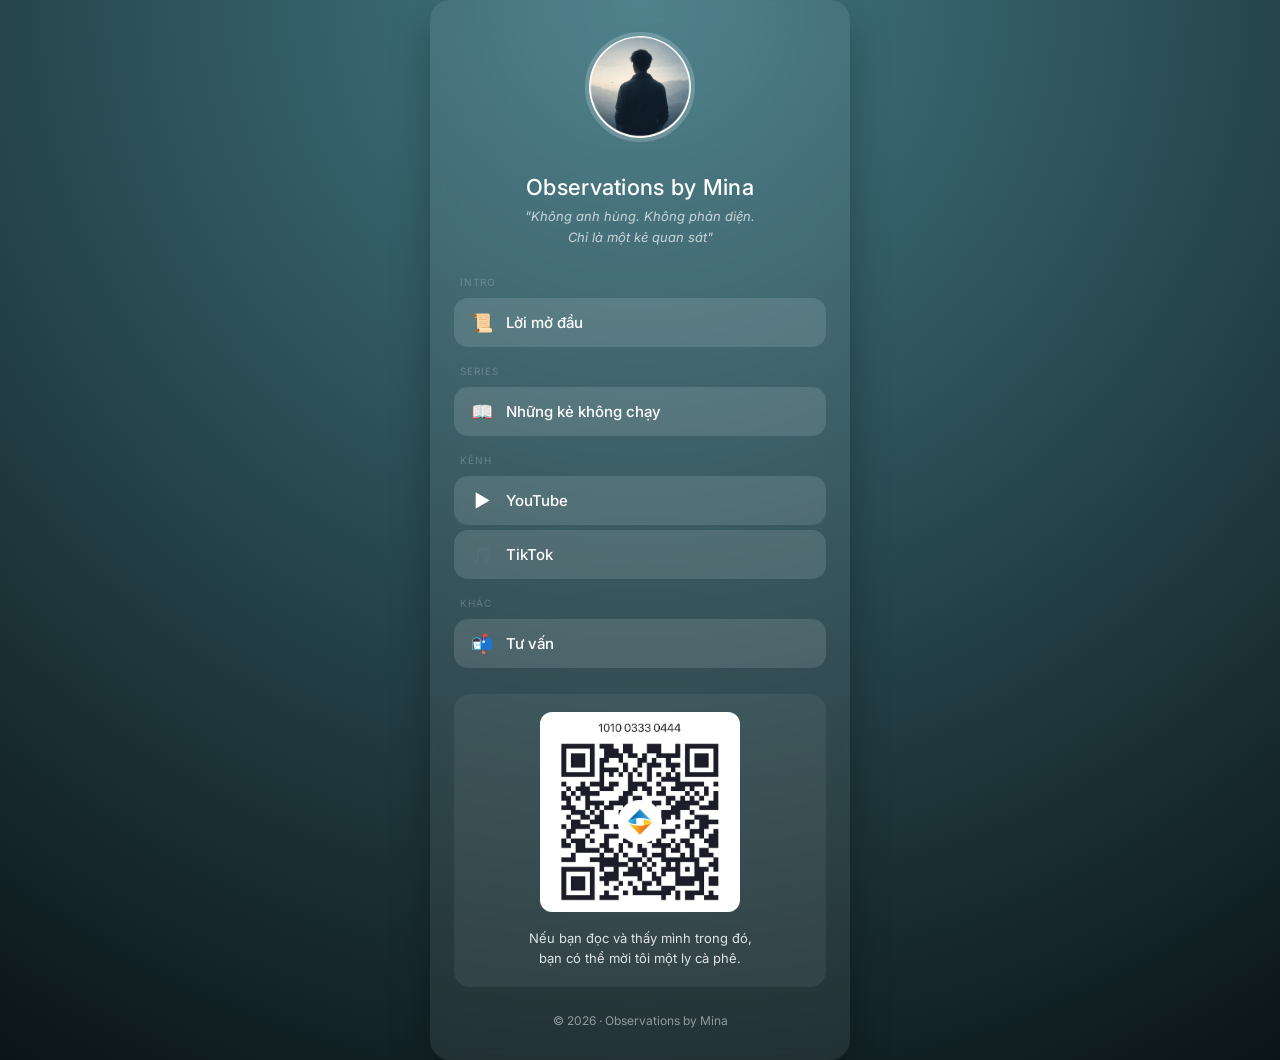
<file: index.html>
<!DOCTYPE html>
<html lang="vi">
<head>
  <meta charset="UTF-8">
  <meta name="viewport" content="width=device-width, initial-scale=1.0">
  <title>Observations by Mina</title>

  <!-- Google Font -->
  <link href="https://fonts.googleapis.com/css2?family=Inter:wght@400;500;600&display=swap&subset=vietnamese" rel="stylesheet">

  <link rel="stylesheet" href="css/style-index.css">
</head>
<body>

  <div class="card">
    <img src="assets/index/avatar.png" alt="Observations by Mina" class="avatar">

    <h1 class="title">Observations by Mina</h1>
    <div class="tagline">
      "Không anh hùng. Không phản diện. <br/>
      Chỉ là một kẻ quan sát"
    </div>

    <div class="menu">
      <!-- Intro -->
      <div class="menu-group">
        <div class="menu-group-title">Intro</div>
        <a href="intro.html">
          <span class="icon">📜</span>
          <span>Lời mở đầu</span>
        </a>
      </div>

      <!-- SERIES -->
      <div class="menu-group">
        <div class="menu-group-title">Series</div>
        <a href="books/nhungkekhongchay/chap0.html">
          <span class="icon">📖</span>
          <span>Những kẻ không chạy</span>
        </a>
      </div>

      <!-- KÊNH -->
      <div class="menu-group">
        <div class="menu-group-title">Kênh</div>
        <a href="https://www.youtube.com/@theminaobservations" target="_blank">
          <span class="icon">▶️</span>
          <span>YouTube</span>
        </a>
        <a href="https://www.tiktok.com/@theminaobservations" target="_blank">
          <span class="icon">🎵</span>
          <span>TikTok</span>
        </a>
      </div>

      <!-- KHÁC -->
      <div class="menu-group">
        <div class="menu-group-title">Khác</div>
        <a href="contact.html">
          <span class="icon">📬</span>
          <span>Tư vấn</span>
        </a>
      </div>

      <!-- Donate -->
      <!-- <div class="menu-group">
        <div class="menu-group-title">Donate</div>
        <a href="contact.html">
          <span class="icon">📬</span>
          <span>Tư vấn</span>
        </a>
      </div> -->

    </div>

    <div class="donate">
      <img src="assets/index/qr-donate.png" alt="QR Donate" class="qr">
      <p>
        Nếu bạn đọc và thấy mình trong đó,<br>
        bạn có thể mời tôi một ly cà phê.
      </p>
    </div>

    <footer>
      © 2026 · Observations by Mina
    </footer>
  </div>

</body>
</html>
</file>
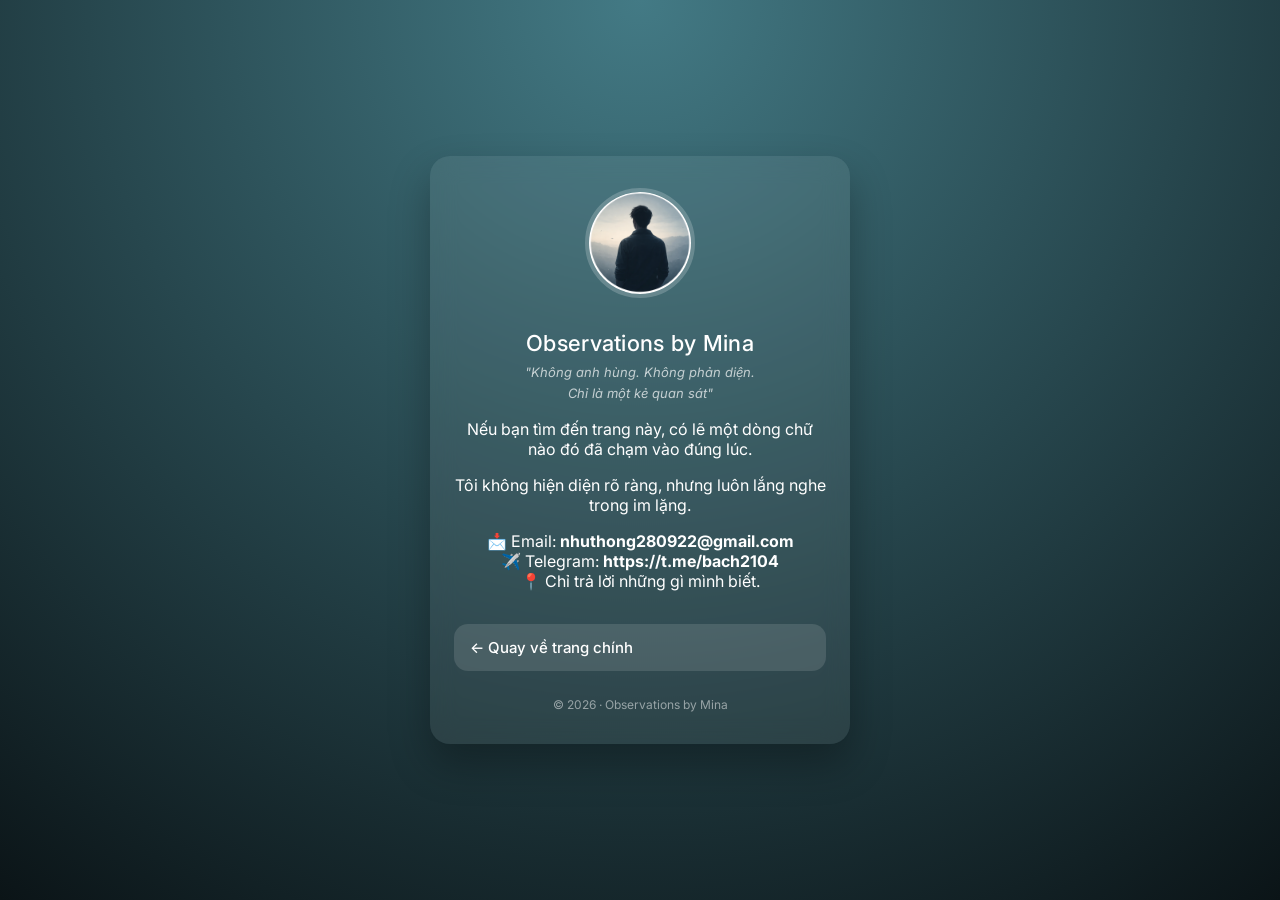
<file: contact.html>
<!DOCTYPE html>
<html lang="vi">
<head>
  <meta charset="UTF-8">
  <meta name="viewport" content="width=device-width, initial-scale=1.0">
  <title>Liên hệ · Observations by Mina</title>
  <meta name="description" content="Liên hệ với Observations by Mina – một người đứng lại để nhìn và kể.">

  <!-- Google Font -->
  <link href="https://fonts.googleapis.com/css2?family=Inter:wght@400;500;600&display=swap&subset=vietnamese" rel="stylesheet">

  <link rel="stylesheet" href="css/style-index.css">
</head>
<body>

  <div class="card">
    <img src="assets/index/avatar.png" alt="Observations by Mina" class="avatar">

    <h1 class="title">Observations by Mina</h1>
    <div class="tagline">
      "Không anh hùng. Không phản diện. <br/>
      Chỉ là một kẻ quan sát"
    </div>

    <div class="content">
      <p>
            Nếu bạn tìm đến trang này, có lẽ một dòng chữ nào đó đã chạm vào đúng lúc.
      </p>

      <p>
            Tôi không hiện diện rõ ràng, nhưng luôn lắng nghe trong im lặng.
      </p>
    </div>

    <div class="contact-box">
      <div class="contact-item">📩 Email: <strong>nhuthong280922@gmail.com</strong></div>
      <div class="contact-item">✈️ Telegram: <strong>https://t.me/bach2104</strong></div>    
      <div class="contact-item">📍 Chỉ trả lời những gì mình biết.</div>
    </div>

    <div class="menu">
      <a href="index.html">← Quay về trang chính</a>
    </div>

    <footer>
      © 2026 · Observations by Mina
    </footer>
  </div>

</body>
</html>
</file>
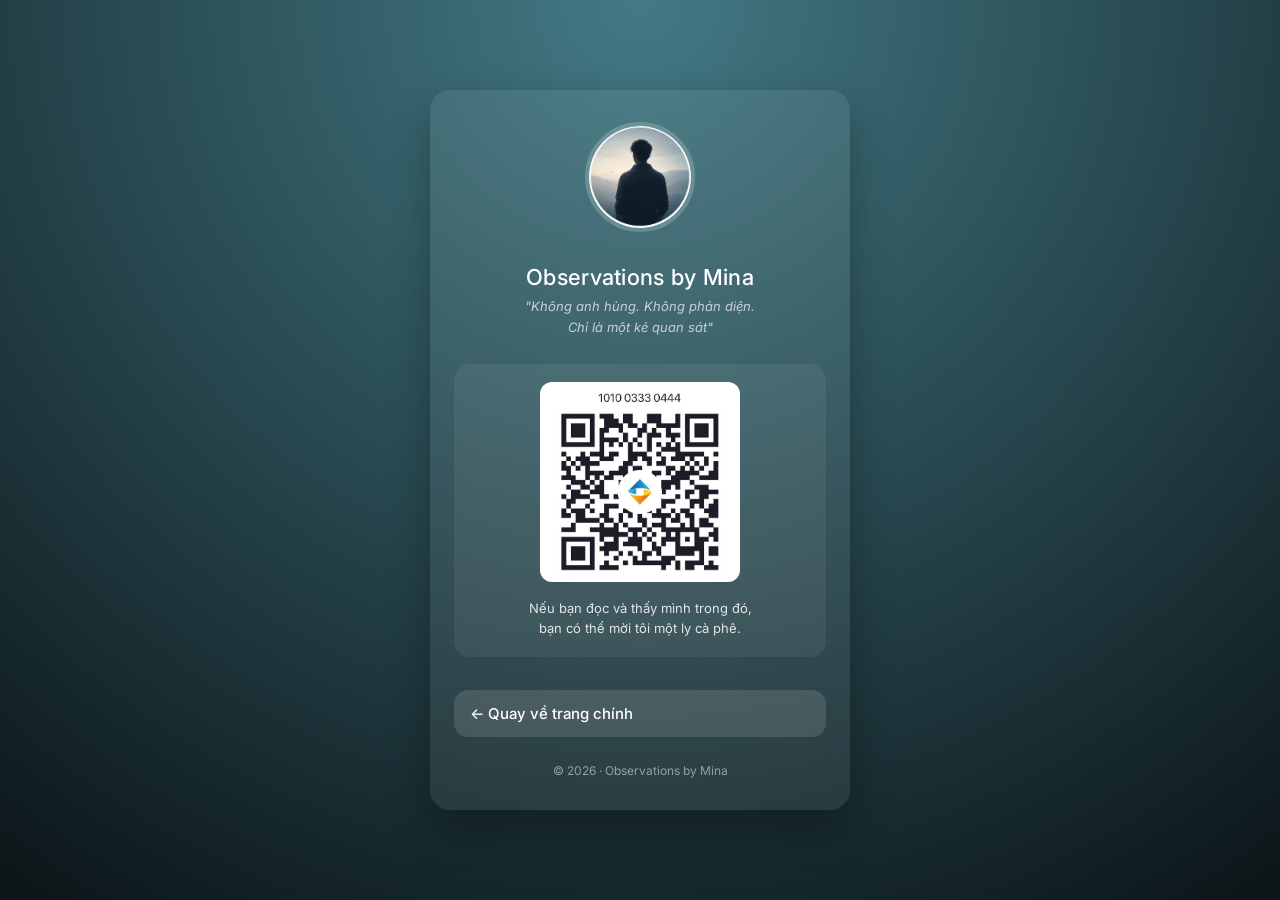
<file: donate.html>
<!DOCTYPE html>
<html lang="vi">
<head>
  <meta charset="UTF-8">
  <meta name="viewport" content="width=device-width, initial-scale=1.0">
  <title>Liên hệ · Observations by Mina</title>
  <meta name="description" content="Liên hệ với Observations by Mina – một người đứng lại để nhìn và kể.">

  <!-- Google Font -->
  <link href="https://fonts.googleapis.com/css2?family=Inter:wght@400;500;600&display=swap&subset=vietnamese" rel="stylesheet">

  <link rel="stylesheet" href="css/style-index.css">
</head>
<body>

  <div class="card">
    <img src="assets/index/avatar.png" alt="Observations by Mina" class="avatar">

    <h1 class="title">Observations by Mina</h1>
    <div class="tagline">
      "Không anh hùng. Không phản diện. <br/>
      Chỉ là một kẻ quan sát"
    </div>

    <div class="donate">
      <img src="assets/index/qr-donate.png" alt="QR Donate" class="qr">
      <p>
        Nếu bạn đọc và thấy mình trong đó,<br>
        bạn có thể mời tôi một ly cà phê.
      </p>
    </div>

    <div class="menu">
      <a href="index.html">← Quay về trang chính</a>
    </div>

    <footer>
      © 2026 · Observations by Mina
    </footer>
  </div>

</body>
</html>
</file>
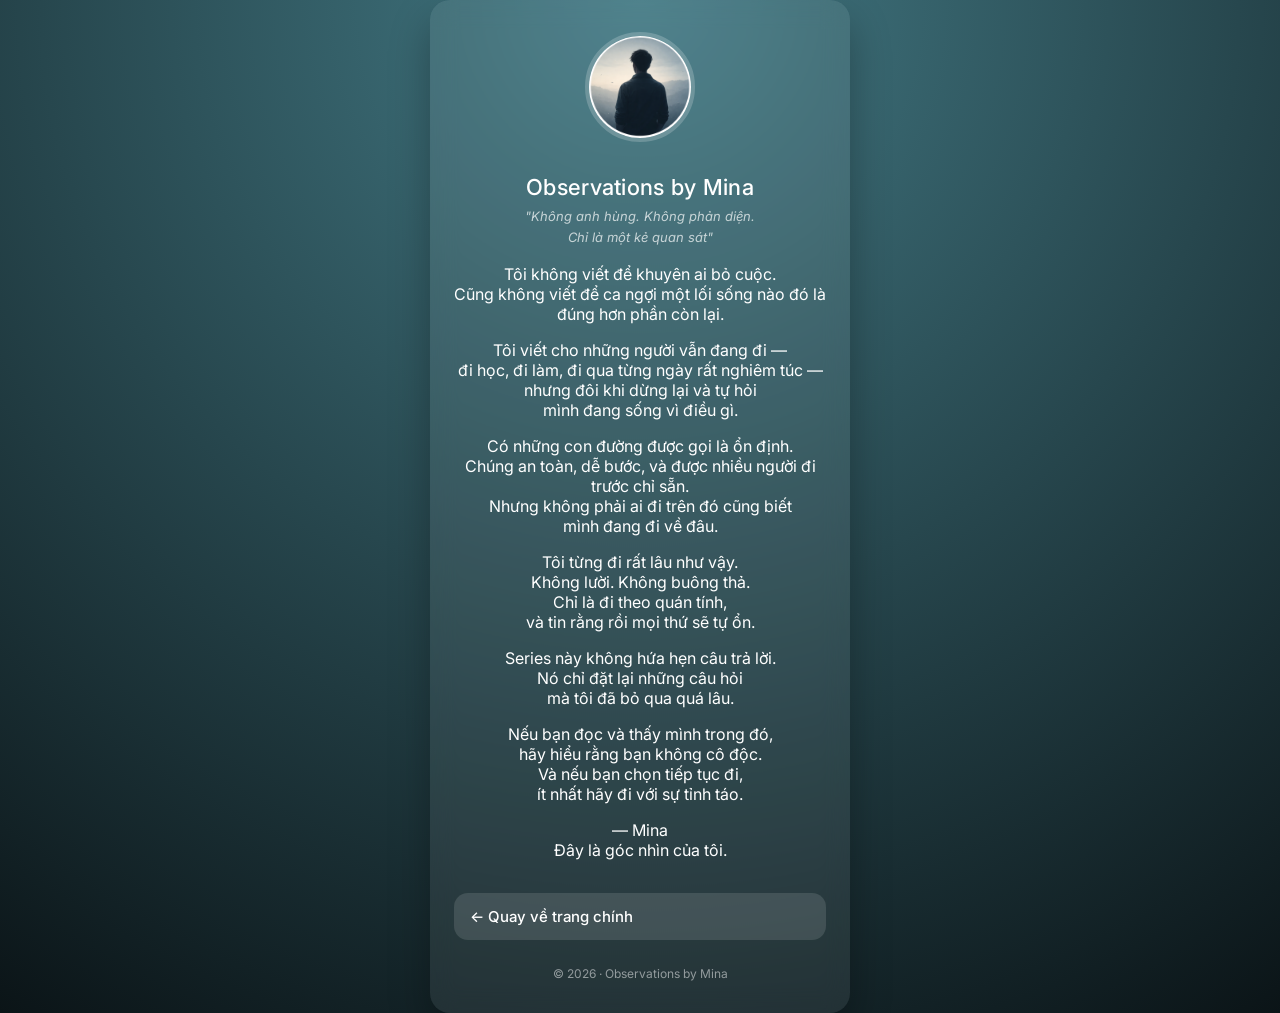
<file: intro.html>
<!DOCTYPE html>
<html lang="vi">
<head>
  <meta charset="UTF-8">
  <meta name="viewport" content="width=device-width, initial-scale=1.0">
  <title>Observations by Mina</title>

  <!-- Google Font -->
  <link href="https://fonts.googleapis.com/css2?family=Inter:wght@400;500;600&display=swap&subset=vietnamese" rel="stylesheet">

  <link rel="stylesheet" href="css/style-index.css">
</head>
<body>

  <div class="card">
    <img src="assets/index/avatar.png" alt="Observations by Mina" class="avatar">

    <h1 class="title">Observations by Mina</h1>
    <div class="tagline">
      "Không anh hùng. Không phản diện. <br/>
      Chỉ là một kẻ quan sát"
    </div>

    <section class="manifesto">

        <p>
            Tôi không viết để khuyên ai bỏ cuộc.<br>
            Cũng không viết để ca ngợi một lối sống nào đó là đúng hơn phần còn lại.
        </p>

        <p>
            Tôi viết cho những người vẫn đang đi —<br>
            đi học, đi làm, đi qua từng ngày rất nghiêm túc —<br>
            nhưng đôi khi dừng lại và tự hỏi<br>
            mình đang sống vì điều gì.
        </p>

        <p>
            Có những con đường được gọi là ổn định.<br>
            Chúng an toàn, dễ bước, và được nhiều người đi trước chỉ sẵn.<br>
            Nhưng không phải ai đi trên đó cũng biết<br>
            mình đang đi về đâu.
        </p>

        <p>
            Tôi từng đi rất lâu như vậy.<br>
            Không lười. Không buông thả.<br>
            Chỉ là đi theo quán tính,<br>
            và tin rằng rồi mọi thứ sẽ tự ổn.
        </p>

        <p>
            Series này không hứa hẹn câu trả lời.<br>
            Nó chỉ đặt lại những câu hỏi<br>
            mà tôi đã bỏ qua quá lâu.
        </p>

        <p>
            Nếu bạn đọc và thấy mình trong đó,<br>
            hãy hiểu rằng bạn không cô độc.<br>
            Và nếu bạn chọn tiếp tục đi,<br>
            ít nhất hãy đi với sự tỉnh táo.
        </p>

        <div class="signature">
            <span class="author">— Mina</span><br>
            <span class="line">Đây là góc nhìn của tôi.</span>
        </div>

    </section>

    <div class="menu">
      <a href="index.html">← Quay về trang chính</a>
    </div>
    
    <!-- <div class="donate">
      <img src="assets/index/qr-donate.png" alt="QR Donate" class="qr">
      <p>
        Nếu những đóng góp này chạm tới bạn,<br>
        bạn có thể mời tôi một ly cà phê.
      </p>
    </div> -->

    <footer>
      © 2026 · Observations by Mina
    </footer>
  </div>

</body>
</html>
</file>
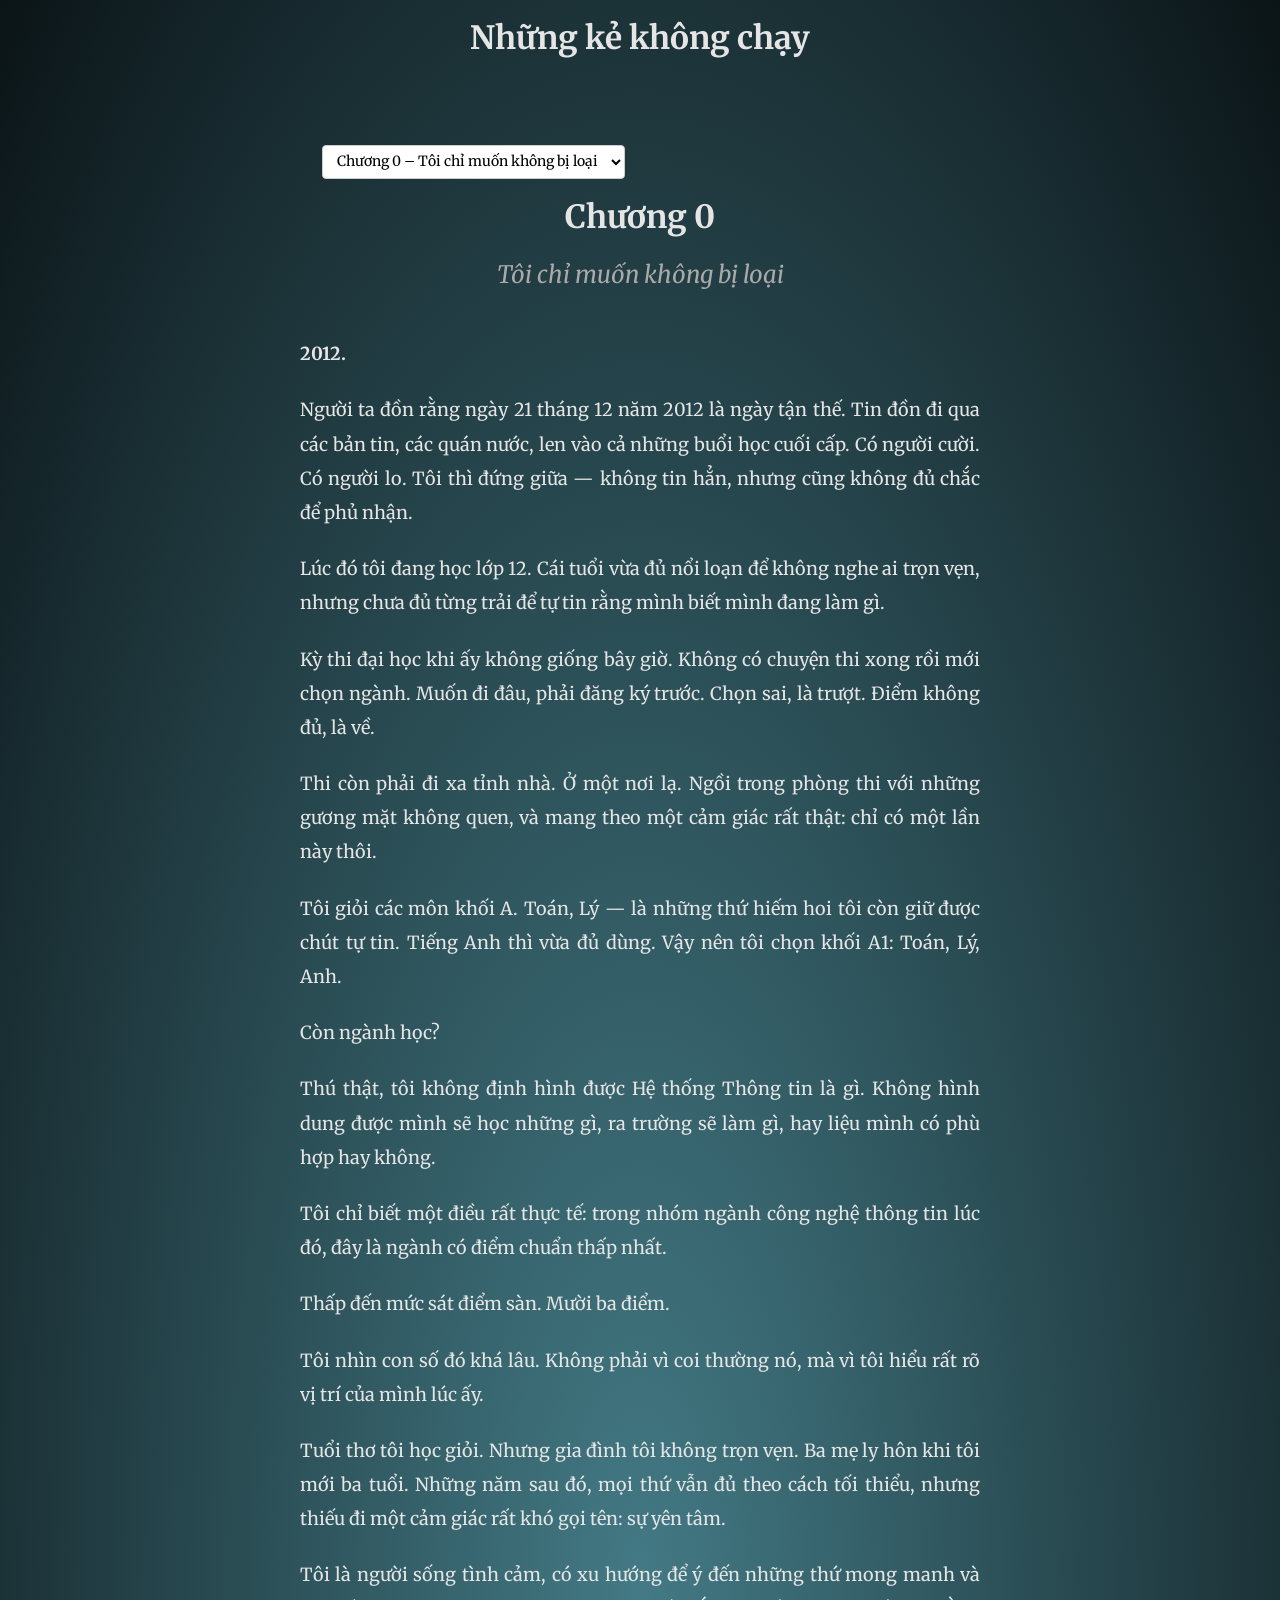
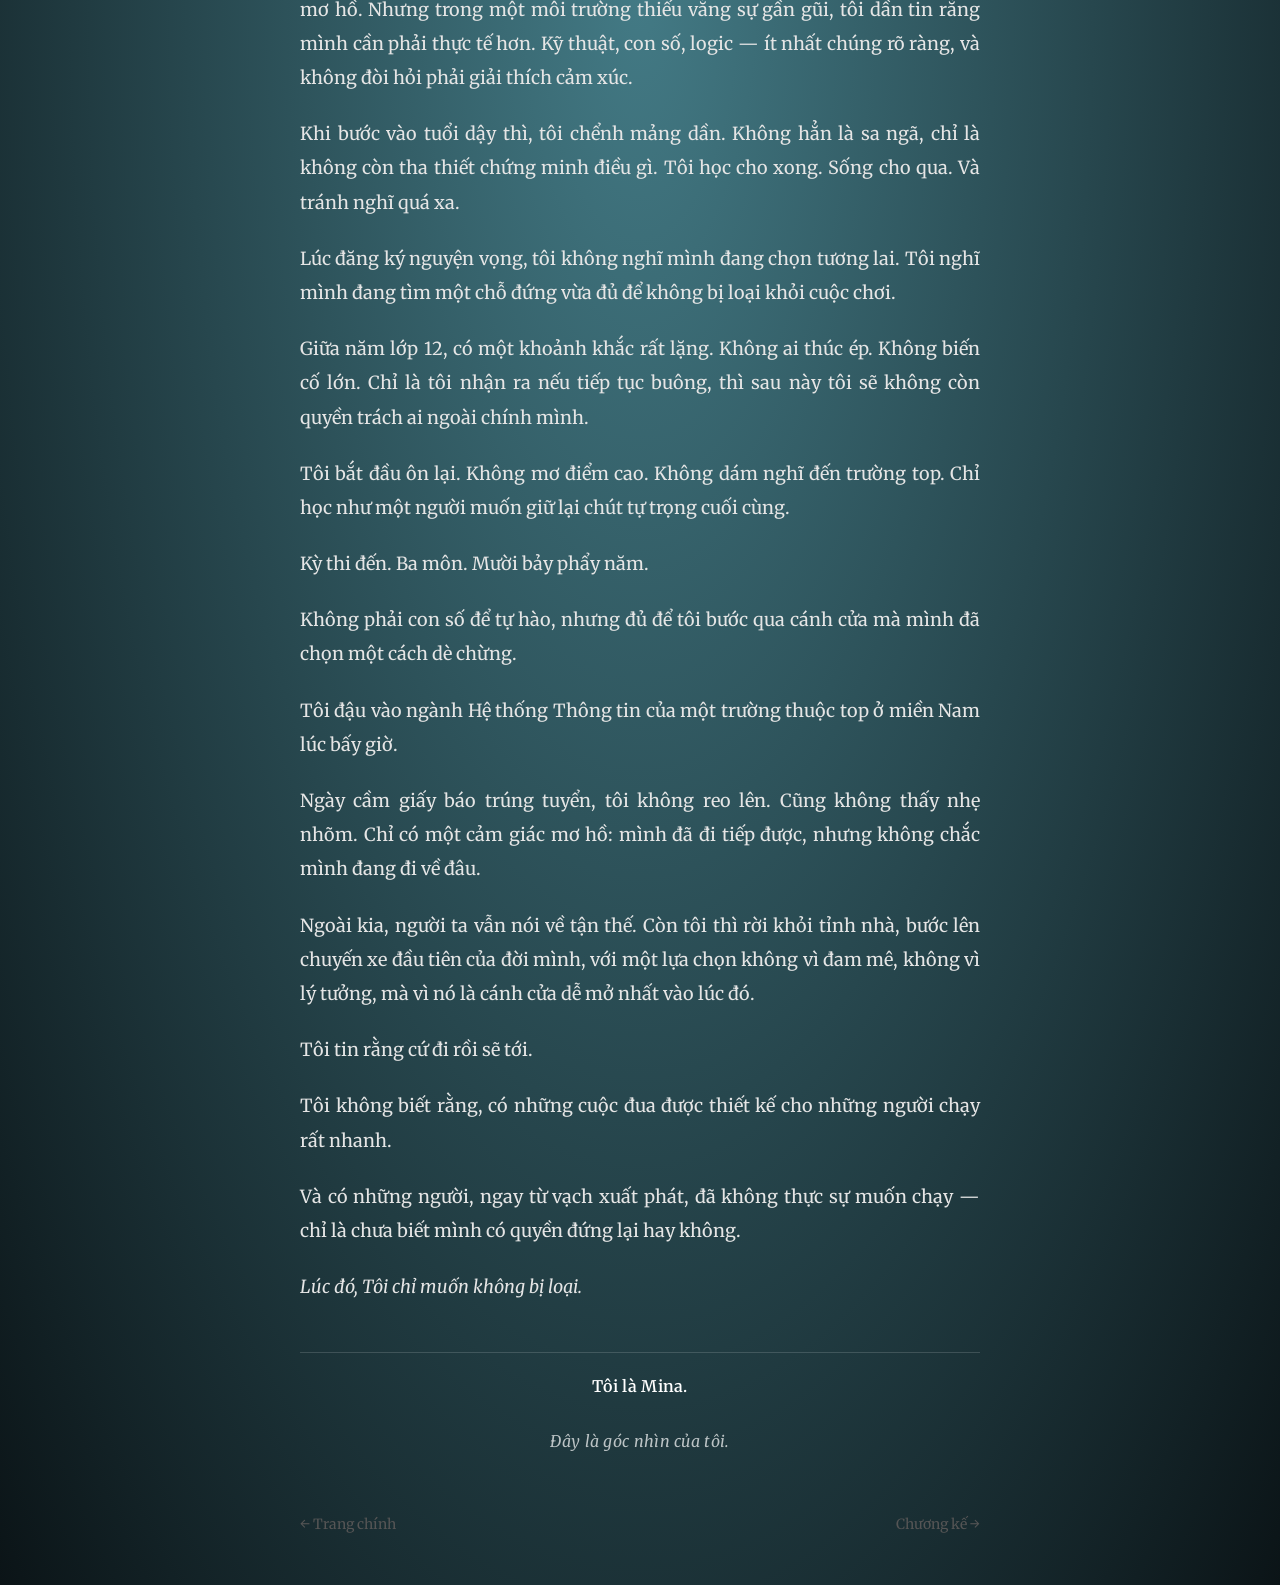
<file: books/nhungkekhongchay/chap0.html>
<!DOCTYPE html>
<html lang="vi">
<head>
  <meta charset="UTF-8">
  <meta name="viewport" content="width=device-width, initial-scale=1.0">
  <title>Observations by Mina | Những kẻ không chạy</title>

  <!-- Google Font -->
  <link href="https://fonts.googleapis.com/css2?family=Merriweather:wght@400;700&display=swap&subset=vietnamese" rel="stylesheet">

  <!-- CSS chung -->
  <link rel="stylesheet" href="../../css/style.css">
</head>
<body>
  <h1>Những kẻ không chạy</h1>
	
  <div class="container">
    <div class="menu">
      <select onchange="location = this.value;">
      <option value="chap0.html" selected>Chương 0 – Tôi chỉ muốn không bị loại</option>
      <option value="chap1.html">Chương 1 – Những năm tháng lạc nhịp</option>
      <option value="chap2.html">Chương 2 – …</option>
      <option value="chap3.html">Chương 3 – …</option>
      <option value="chap4.html">Chương 4 – …</option>
      <option value="chap5.html">Chương 5 – …</option>
      <option value="chap6.html">Chương 6 – …</option>
      <option value="chap7.html">Chương 7 – …</option>
      <option value="chap8.html">Chương 8 – …</option>
      <option value="chap9.html">Chương 9 – …</option>
      <option value="chap10.html">Chương 10 – …</option>
      </select>
    </div>
    <h1>Chương 0</h1>
    <div class="subtitle">Tôi chỉ muốn không bị loại</div>

    <p><strong>2012.</strong></p>

    <p>
      Người ta đồn rằng ngày 21 tháng 12 năm 2012 là ngày tận thế. Tin đồn đi qua các bản tin, các quán nước, len vào cả những buổi học cuối cấp. Có người cười. Có người lo. Tôi thì đứng giữa — không tin hẳn, nhưng cũng không đủ chắc để phủ nhận.
    </p>

    <p>
      Lúc đó tôi đang học lớp 12. Cái tuổi vừa đủ nổi loạn để không nghe ai trọn vẹn, nhưng chưa đủ từng trải để tự tin rằng mình biết mình đang làm gì.
    </p>

    <p>
      Kỳ thi đại học khi ấy không giống bây giờ. Không có chuyện thi xong rồi mới chọn ngành. Muốn đi đâu, phải đăng ký trước. Chọn sai, là trượt. Điểm không đủ, là về.
    </p>

    <p>
      Thi còn phải đi xa tỉnh nhà. Ở một nơi lạ. Ngồi trong phòng thi với những gương mặt không quen, và mang theo một cảm giác rất thật: chỉ có một lần này thôi.
    </p>

    <p>
      Tôi giỏi các môn khối A. Toán, Lý — là những thứ hiếm hoi tôi còn giữ được chút tự tin. Tiếng Anh thì vừa đủ dùng. Vậy nên tôi chọn khối A1: Toán, Lý, Anh.
    </p>

    <p>
      Còn ngành học?
    </p>

    <p>
      Thú thật, tôi không định hình được Hệ thống Thông tin là gì. Không hình dung được mình sẽ học những gì, ra trường sẽ làm gì, hay liệu mình có phù hợp hay không.
    </p>

    <p>
      Tôi chỉ biết một điều rất thực tế: trong nhóm ngành công nghệ thông tin lúc đó, đây là ngành có điểm chuẩn thấp nhất.
    </p>

    <p>
      Thấp đến mức sát điểm sàn. Mười ba điểm.
    </p>

    <p>
      Tôi nhìn con số đó khá lâu. Không phải vì coi thường nó, mà vì tôi hiểu rất rõ vị trí của mình lúc ấy.
    </p>

    <p>
      Tuổi thơ tôi học giỏi. Nhưng gia đình tôi không trọn vẹn. Ba mẹ ly hôn khi tôi mới ba tuổi. Những năm sau đó, mọi thứ vẫn đủ theo cách tối thiểu, nhưng thiếu đi một cảm giác rất khó gọi tên: sự yên tâm.
    </p>

    <p>
      Tôi là người sống tình cảm, có xu hướng để ý đến những thứ mong manh và mơ hồ. Nhưng trong một môi trường thiếu vắng sự gần gũi, tôi dần tin rằng mình cần phải thực tế hơn. Kỹ thuật, con số, logic — ít nhất chúng rõ ràng, và không đòi hỏi phải giải thích cảm xúc.
    </p>

    <p>
      Khi bước vào tuổi dậy thì, tôi chểnh mảng dần. Không hẳn là sa ngã, chỉ là không còn tha thiết chứng minh điều gì. Tôi học cho xong. Sống cho qua. Và tránh nghĩ quá xa.
    </p>

    <p>
      Lúc đăng ký nguyện vọng, tôi không nghĩ mình đang chọn tương lai. Tôi nghĩ mình đang tìm một chỗ đứng vừa đủ để không bị loại khỏi cuộc chơi.
    </p>

    <p>
      Giữa năm lớp 12, có một khoảnh khắc rất lặng. Không ai thúc ép. Không biến cố lớn. Chỉ là tôi nhận ra nếu tiếp tục buông, thì sau này tôi sẽ không còn quyền trách ai ngoài chính mình.
    </p>

    <p>
      Tôi bắt đầu ôn lại. Không mơ điểm cao. Không dám nghĩ đến trường top. Chỉ học như một người muốn giữ lại chút tự trọng cuối cùng.
    </p>

    <p>
      Kỳ thi đến. Ba môn. Mười bảy phẩy năm.
    </p>

    <p>
      Không phải con số để tự hào, nhưng đủ để tôi bước qua cánh cửa mà mình đã chọn một cách dè chừng.
    </p>

    <p>
      Tôi đậu vào ngành Hệ thống Thông tin của một trường thuộc top ở miền Nam lúc bấy giờ.
    </p>

    <p>
      Ngày cầm giấy báo trúng tuyển, tôi không reo lên. Cũng không thấy nhẹ nhõm. Chỉ có một cảm giác mơ hồ: mình đã đi tiếp được, nhưng không chắc mình đang đi về đâu.
    </p>

    <p>
      Ngoài kia, người ta vẫn nói về tận thế. Còn tôi thì rời khỏi tỉnh nhà, bước lên chuyến xe đầu tiên của đời mình, với một lựa chọn không vì đam mê, không vì lý tưởng, mà vì nó là cánh cửa dễ mở nhất vào lúc đó.
    </p>

    <p>
      Tôi tin rằng cứ đi rồi sẽ tới.
    </p>

    <p>
      Tôi không biết rằng, có những cuộc đua được thiết kế cho những người chạy rất nhanh.
    </p>

    <p>
      Và có những người, ngay từ vạch xuất phát, đã không thực sự muốn chạy — chỉ là chưa biết mình có quyền đứng lại hay không.
    </p>
    <p><em>Lúc đó, Tôi chỉ muốn không bị loại.</em></p>

    <div class="mina-signature">
      <strong>Tôi là Mina.</strong><br>
      <em>Đây là góc nhìn của tôi.</em>
    </div>

    <div class="nav">
      <a href="../../index.html">← Trang chính</a>
      <a href="chap1.html">Chương kế →</a>
    </div>
  </div>

</body>
</html>
</file>
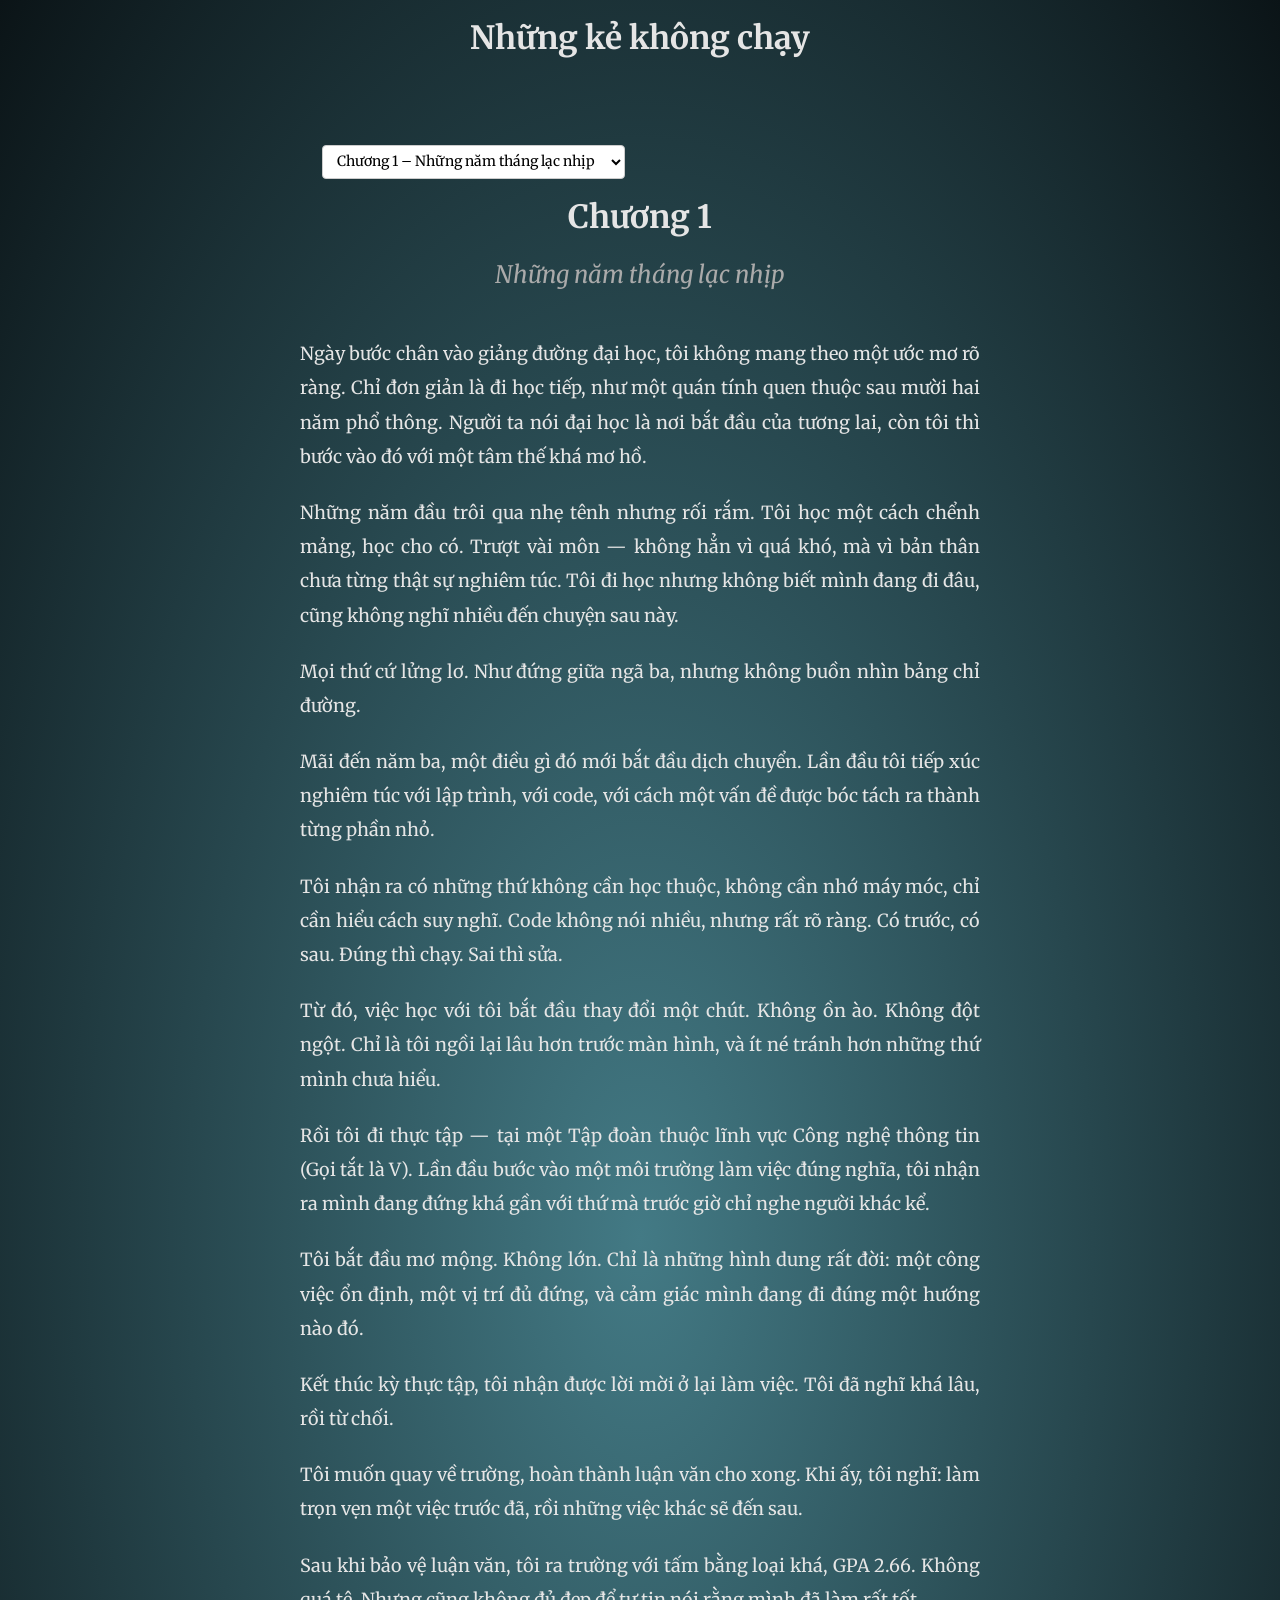
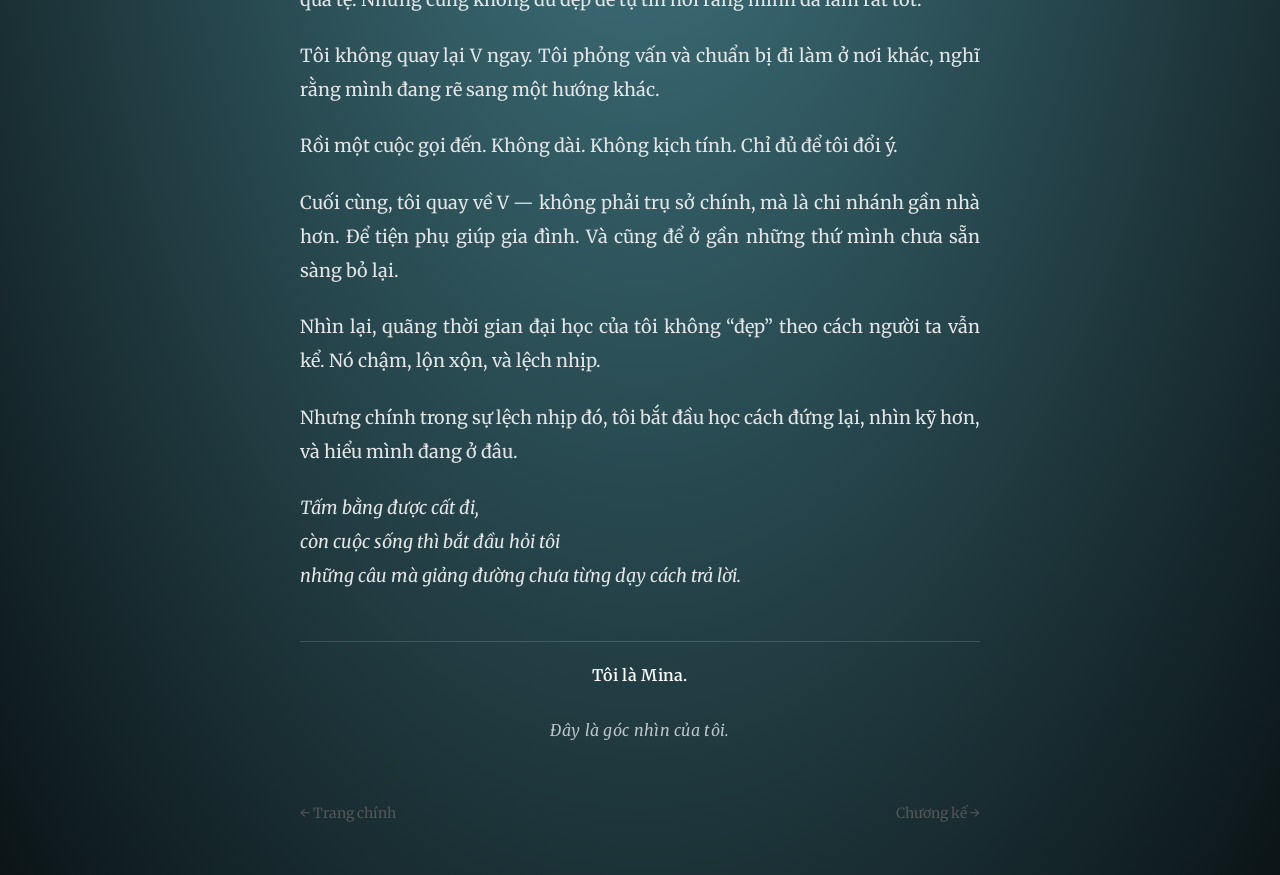
<file: books/nhungkekhongchay/chap1.html>
<!DOCTYPE html>
<html lang="vi">
<head>
  <meta charset="UTF-8">
  <meta name="viewport" content="width=device-width, initial-scale=1.0">
  <title>Observations by Mina | Những kẻ không chạy</title>

  <!-- Google Font -->
  <link href="https://fonts.googleapis.com/css2?family=Merriweather:wght@400;700&display=swap&subset=vietnamese" rel="stylesheet">

  <!-- CSS chung -->
  <link rel="stylesheet" href="../../css/style.css">
</head>
<body>
  <h1>Những kẻ không chạy</h1>

  <div class="container">
    <div class="menu">
      <select onchange="location = this.value;">
      <option value="chap0.html">Chương 0 – Tôi chỉ muốn không bị loại</option>
      <option value="chap1.html" selected>Chương 1 – Những năm tháng lạc nhịp</option>
      <option value="chap2.html">Chương 2 – …</option>
      <option value="chap3.html">Chương 3 – …</option>
      <option value="chap4.html">Chương 4 – …</option>
      <option value="chap5.html">Chương 5 – …</option>
      <option value="chap6.html">Chương 6 – …</option>
      <option value="chap7.html">Chương 7 – …</option>
      <option value="chap8.html">Chương 8 – …</option>
      <option value="chap9.html">Chương 9 – …</option>
      <option value="chap10.html">Chương 10 – …</option>
      </select>
    </div>
    <h1>Chương 1</h1>
    <div class="subtitle">Những năm tháng lạc nhịp</div>

    <p>
      Ngày bước chân vào giảng đường đại học, tôi không mang theo một ước mơ rõ ràng.
      Chỉ đơn giản là đi học tiếp, như một quán tính quen thuộc sau mười hai năm phổ thông.
      Người ta nói đại học là nơi bắt đầu của tương lai,
      còn tôi thì bước vào đó với một tâm thế khá mơ hồ.
    </p>

    <p>
      Những năm đầu trôi qua nhẹ tênh nhưng rối rắm.
      Tôi học một cách chểnh mảng, học cho có.
      Trượt vài môn — không hẳn vì quá khó,
      mà vì bản thân chưa từng thật sự nghiêm túc.
      Tôi đi học nhưng không biết mình đang đi đâu,
      cũng không nghĩ nhiều đến chuyện sau này.
    </p>

    <p>
      Mọi thứ cứ lửng lơ.
      Như đứng giữa ngã ba,
      nhưng không buồn nhìn bảng chỉ đường.
    </p>

    <p>
      Mãi đến năm ba, một điều gì đó mới bắt đầu dịch chuyển.
      Lần đầu tôi tiếp xúc nghiêm túc với lập trình,
      với code,
      với cách một vấn đề được bóc tách ra thành từng phần nhỏ.
    </p>

    <p>
      Tôi nhận ra có những thứ không cần học thuộc,
      không cần nhớ máy móc,
      chỉ cần hiểu cách suy nghĩ.
      Code không nói nhiều,
      nhưng rất rõ ràng.
      Có trước, có sau.
      Đúng thì chạy.
      Sai thì sửa.
    </p>

    <p>
      Từ đó, việc học với tôi bắt đầu thay đổi một chút.
      Không ồn ào.
      Không đột ngột.
      Chỉ là tôi ngồi lại lâu hơn trước màn hình,
      và ít né tránh hơn những thứ mình chưa hiểu.
    </p>

    <p>
      Rồi tôi đi thực tập — tại một Tập đoàn thuộc lĩnh vực Công nghệ thông tin (Gọi tắt là V).
      Lần đầu bước vào một môi trường làm việc đúng nghĩa,
      tôi nhận ra mình đang đứng khá gần
      với thứ mà trước giờ chỉ nghe người khác kể.
    </p>

    <p>
      Tôi bắt đầu mơ mộng.
      Không lớn.
      Chỉ là những hình dung rất đời:
      một công việc ổn định,
      một vị trí đủ đứng,
      và cảm giác mình đang đi đúng một hướng nào đó.
    </p>

    <p>
      Kết thúc kỳ thực tập,
      tôi nhận được lời mời ở lại làm việc.
      Tôi đã nghĩ khá lâu,
      rồi từ chối.
    </p>

    <p>
      Tôi muốn quay về trường,
      hoàn thành luận văn cho xong.
      Khi ấy, tôi nghĩ:
      làm trọn vẹn một việc trước đã,
      rồi những việc khác sẽ đến sau.
    </p>

    <p>
      Sau khi bảo vệ luận văn,
      tôi ra trường với tấm bằng loại khá,
      GPA 2.66.
      Không quá tệ.
      Nhưng cũng không đủ đẹp
      để tự tin nói rằng mình đã làm rất tốt.
    </p>

    <p>
      Tôi không quay lại V ngay.
      Tôi phỏng vấn và chuẩn bị đi làm ở nơi khác,
      nghĩ rằng mình đang rẽ sang một hướng khác.
    </p>

    <p>
      Rồi một cuộc gọi đến.
      Không dài.
      Không kịch tính.
      Chỉ đủ để tôi đổi ý.
    </p>

    <p>
      Cuối cùng,
      tôi quay về V —
      không phải trụ sở chính,
      mà là chi nhánh gần nhà hơn.
      Để tiện phụ giúp gia đình.
      Và cũng để ở gần những thứ mình chưa sẵn sàng bỏ lại.
    </p>

    <p>
      Nhìn lại,
      quãng thời gian đại học của tôi
      không “đẹp” theo cách người ta vẫn kể.
      Nó chậm,
      lộn xộn,
      và lệch nhịp.
    </p>

    <p>
      Nhưng chính trong sự lệch nhịp đó,
      tôi bắt đầu học cách đứng lại,
      nhìn kỹ hơn,
      và hiểu mình đang ở đâu.
    </p>

    <p><em>
      Tấm bằng được cất đi,<br>
      còn cuộc sống thì bắt đầu hỏi tôi<br>
      những câu mà giảng đường chưa từng dạy cách trả lời.
    </em></p>

    <div class="mina-signature">
      <strong>Tôi là Mina.</strong><br>
      <em>Đây là góc nhìn của tôi.</em>
    </div>

    <div class="nav">
      <a href="../../index.html">← Trang chính</a>
      <a href="chap2.html">Chương kế →</a>
    </div>
  </div>

</body>
</html>
</file>
<file: css/style-index.css>
* { box-sizing: border-box; }

body {
    margin: 0;
    min-height: 100vh;
    font-family: 'Inter', sans-serif;
    background: radial-gradient(circle at top, #437a85, #0b1417);
    display: flex;
    align-items: center;
    justify-content: center;
    color: #fff;
  }
  
  

.card {
  width: 100%;
  max-width: 420px;
  background: rgba(255, 255, 255, 0.07);
  backdrop-filter: blur(12px);
  border-radius: 20px;
  padding: 32px 24px;
  text-align: center;
  box-shadow: 0 20px 40px rgba(0,0,0,0.3);
}

.avatar {
  width: 110px;
  height: 110px;
  border-radius: 50%;
  object-fit: cover;
  border: 4px solid rgba(255,255,255,0.2);
  margin-bottom: 16px;
}

.title {
  margin: 12px 0 6px;
  font-size: 22px;
  font-weight: 500;
  letter-spacing: 0.3px;
}

.tagline {
  font-size: 13px;
  color: rgba(255,255,255,0.7);
  font-style: italic;
  line-height: 1.6;
}

/* MENU */
.menu {
  margin-top: 28px;
  display: flex;
  flex-direction: column;
  gap: 18px;
}

.menu-group {
  text-align: left;
}

.menu-group-title {
  font-size: 10px;
  text-transform: uppercase;
  letter-spacing: 1px;
  color: rgba(255,255,255,0.55);
  margin-bottom: 10px;
  padding-left: 6px;
  opacity: 0.4;
}

.menu a {
  display: flex;
  align-items: center;
  gap: 12px;
  padding: 14px 16px;
  border-radius: 14px;
  background: rgba(255,255,255,0.12);
  color: #fff;
  text-decoration: none;
  font-size: 15px;
  font-weight: 500;
  transition: all 0.2s ease;
  margin-top:5px;
}

.menu a:hover {
  background: rgba(255,255,255,0.18);
  transform: translateY(-2px);
}

.icon {
  width: 24px;
  text-align: center;
  font-size: 18px;
  flex-shrink: 0;
}

/* DONATE */
.donate {
  margin-top: 26px;
  padding: 18px 14px;
  border-radius: 16px;
  background: rgba(255,255,255,0.06);
}

.qr {
  width: 200px;
  height: 200px;
  object-fit: contain;
  border-radius: 12px;
  background: #fff;
  padding: 8px;
  margin-bottom: 12px;
}

.donate p {
  margin: 0;
  font-size: 13px;
  line-height: 1.6;
  color: rgba(255,255,255,0.85);
}

footer {
  margin-top: 26px;
  font-size: 12px;
  color: rgba(255,255,255,0.5);
}

@media (max-width: 420px) {
  .card {
    border-radius: 0;
    min-height: 100vh;
  }
}
</file>
<file: css/style.css>
* {
  box-sizing: border-box;
}

body {
  font-family: 'Merriweather', serif;
  -webkit-font-smoothing: antialiased;
  -moz-osx-font-smoothing: grayscale;
  background: radial-gradient(#437a85, #0b1417);
  color: #e5e5e5;
  line-height: 1.9;
  margin: 0;
  padding: 0;
  width: 100%;
  max-width: 100%;
  overflow-x: hidden;
  margin: 0;
}

.reader {
  max-width: 720px;
  width: 100%;
  margin: 0 auto;
  padding: 48px 20px;
  line-height: 1.9;
}

h1 {
  text-align: center;
  font-size: 26px;
  font-weight: 700;
  margin-bottom: 44px;
}

p {
  font-size: 18px;
  margin-bottom: 1.6em;
  text-align: justify;
}

.nav {
  margin-top: 56px;
  display: flex;
  justify-content: space-between;
  font-size: 14px;
  max-width: 100%;
  overflow-x: hidden;
}

.nav a {
  text-decoration: none;
  color: #555;
}

.nav a:hover {
  text-decoration: underline;
}

.menu {
  max-width: 100%;
  margin: 24px auto 0;
  padding: 0 22px;
  display: flex;
  justify-content: space-between;
  align-items: center;
}

.menu .brand {
  font-size: 14px;
  text-decoration: none;
  color: #777;
  letter-spacing: 0.5px;
}

.menu select {
  font-family: 'Merriweather', serif;
  font-size: 14px;
  padding: 6px 10px;
  border-radius: 4px;
  border: 1px solid #ccc;
  background: #fff;
}

.navsign {
  margin-top: 64px;
  display: flex;
  justify-content: center;
}

.signature {
  font-size: 14px;
  color: #777;
  letter-spacing: 1px;
  text-align: center;
}

.container {
  max-width: 720px;
  margin: auto;
  padding: 48px 20px;
}

.series {
  text-transform: uppercase;
  letter-spacing: 2px;
  font-size: 12px;
  color: #888;
}

h1 {
  font-size: 32px;
  margin: 8px 0 4px;
  font-weight: 700;
}

.subtitle {
  font-size: 24px;
  color: #aaa;
  margin-bottom: 40px;
  font-style: italic;
  text-align: center;
}

p {
  font-size: 18px;
  margin: 0 0 22px;
}

.break {
  margin: 36px 0;
  border: none;
  border-top: 1px solid #222;
}

.highlight {
  color: #fff;
  font-weight: 600;
}

.quote {
  margin: 28px 0;
  padding-left: 18px;
  border-left: 3px solid #444;
  color: #ccc;
  font-style: italic;
}

.ending {
  margin-top: 48px;
  font-weight: 600;
  color: #fff;
}

.mina-signature {
  margin: 48px auto 0;
  padding-top: 20px;
  border-top: 1px solid rgba(255,255,255,0.15);
  text-align: center;

  font-size: 16px;
  line-height: 1.7;

  color: rgba(255,255,255,0.85);
  max-width: 680px;

  letter-spacing: 0.3px;
}

.mina-signature strong {
  display: block;
  font-weight: 600;
  color: #ffffff;
}

.mina-signature em {
  font-style: italic;
  color: rgba(255,255,255,0.7);
}
</file>
